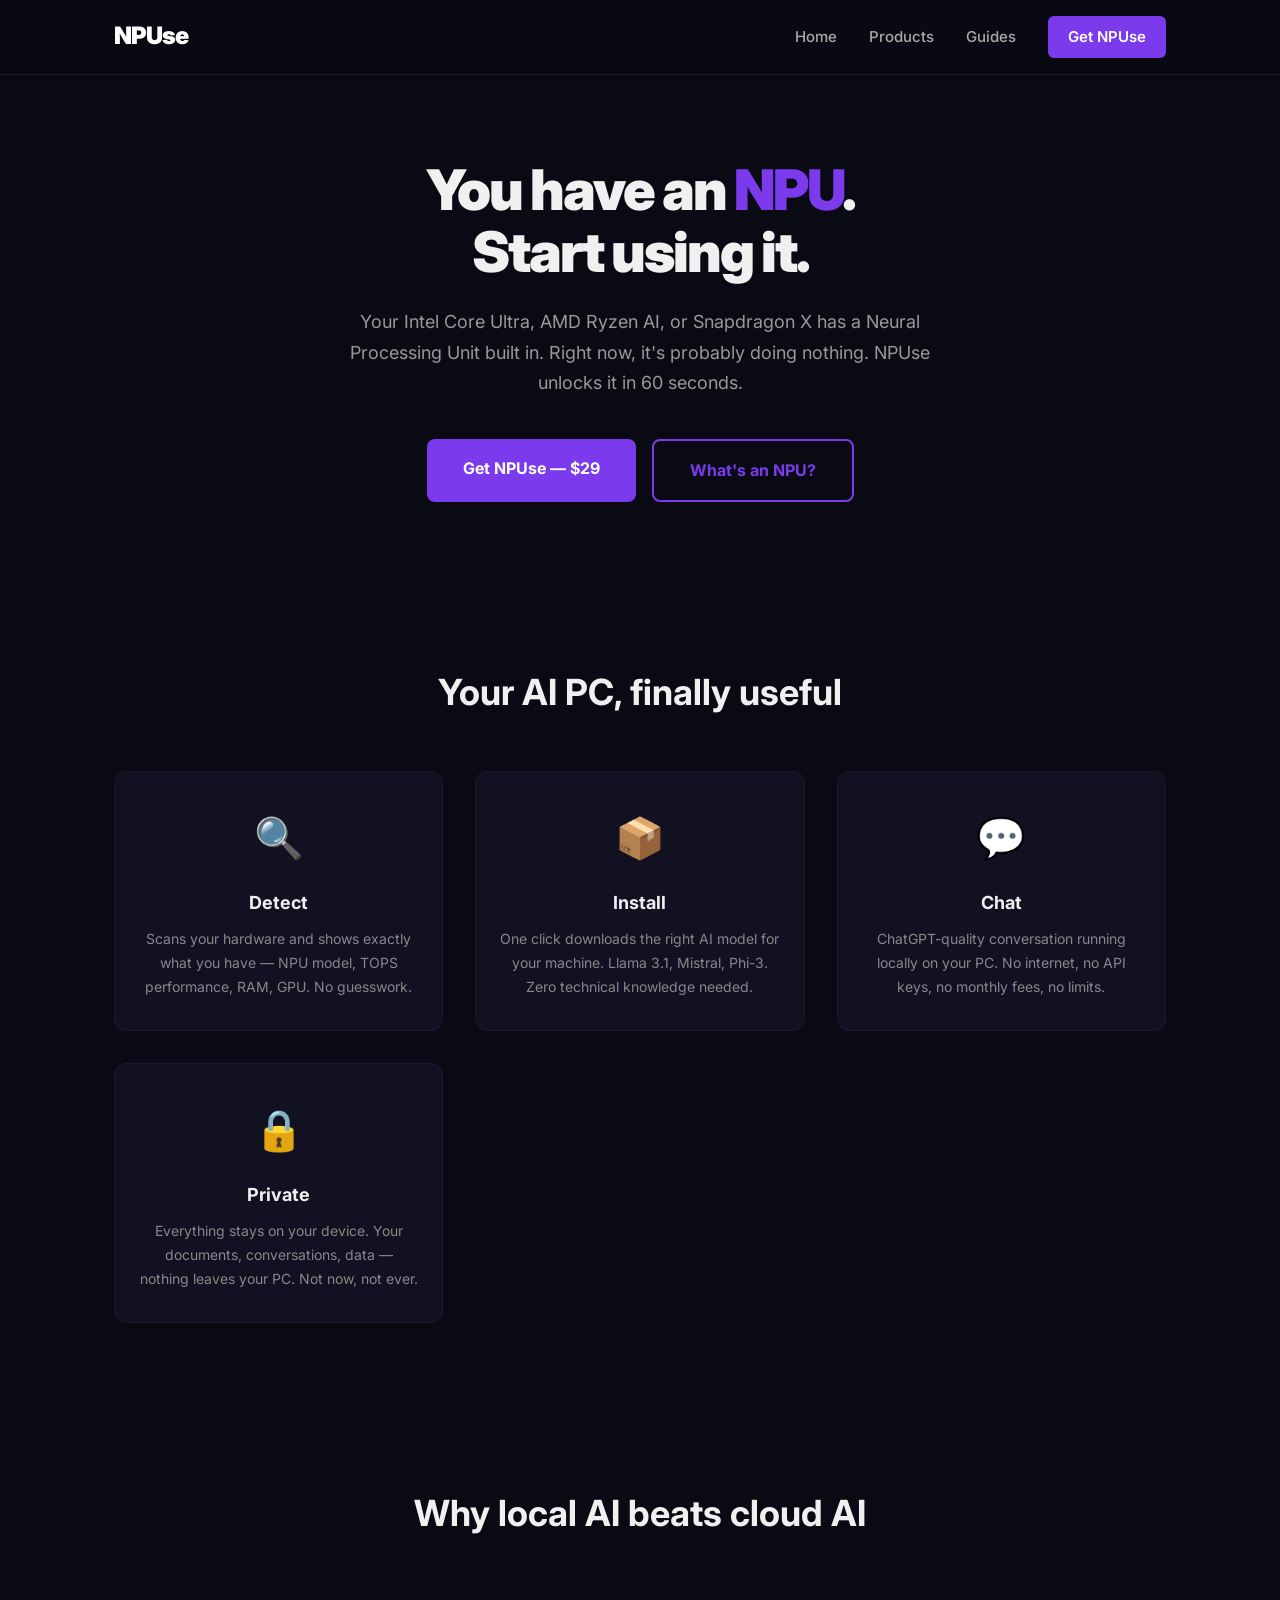
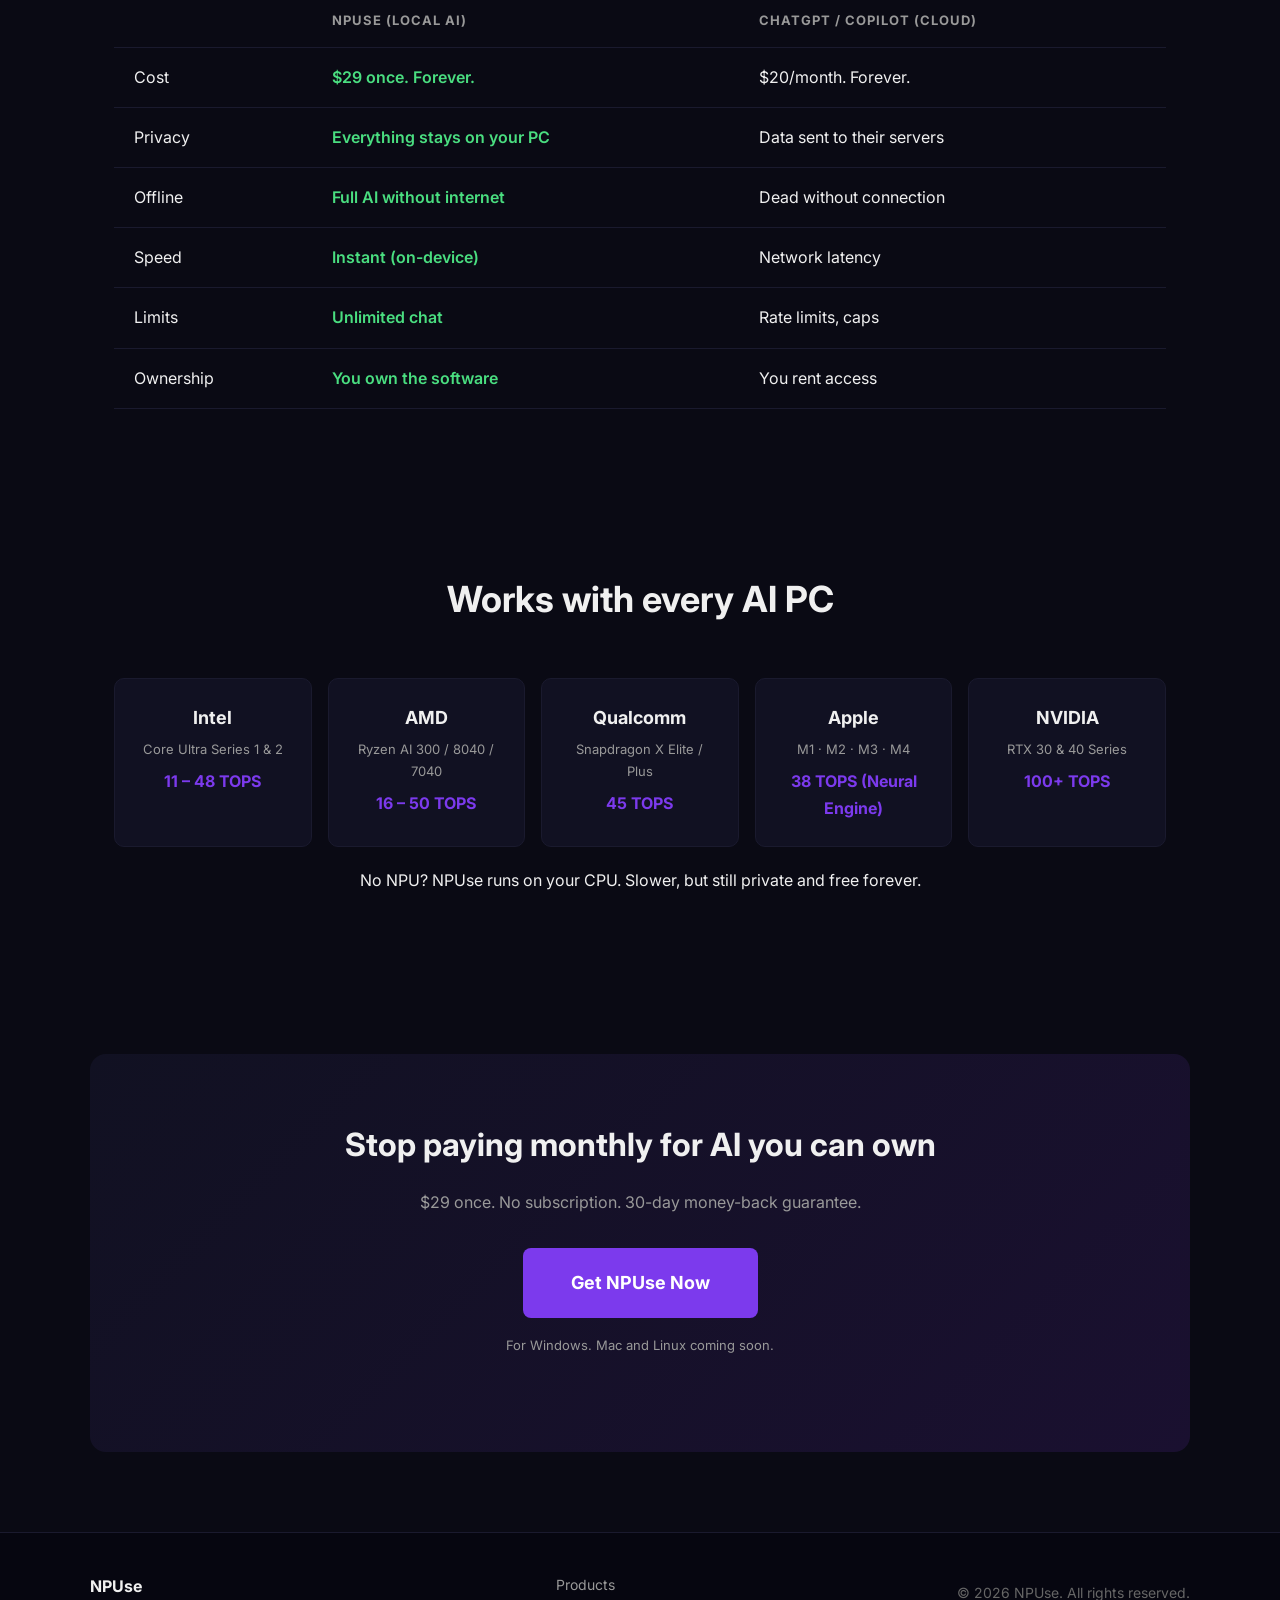
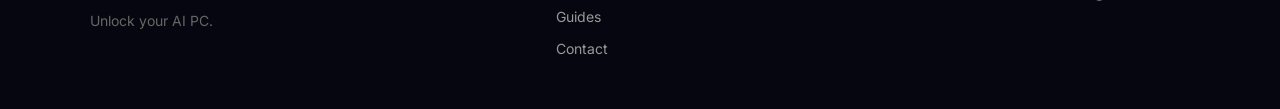
<file: index.html>
<!DOCTYPE html>
<html lang="en">
<head>
    <meta charset="UTF-8">
    <meta name="viewport" content="width=device-width, initial-scale=1.0">
    <title>NPUse — Unlock Your AI PC. No Cloud. No Fees. Just AI.</title>
    <meta name="description" content="Detects your Intel/AMD/Qualcomm NPU hardware and installs optimized AI models in one click. Chat, analyze documents, and generate content — all on your device. Pay once, use forever.">
    <meta name="keywords" content="AI PC, NPU, Intel Core Ultra, AMD Ryzen AI, Snapdragon X, local LLM, on-device AI, offline AI, private AI">
    <meta property="og:title" content="NPUse — Unlock Your AI PC">
    <meta property="og:description" content="One-click NPU detection and AI model installer. ChatGPT on your PC, no cloud needed.">
    <meta property="og:type" content="website">
    <meta name="robots" content="index, follow">
    <link rel="canonical" href="https://npuse.com">

    <!-- Schema.org -->
    <script type="application/ld+json">
    {
      "@context": "https://schema.org",
      "@type": "SoftwareApplication",
      "name": "NPUse",
      "applicationCategory": "AIApplication",
      "operatingSystem": "Windows",
      "description": "Detects Intel/AMD/Qualcomm NPU hardware and installs optimized AI models in one click. Local chat, document analysis — all on-device, no cloud.",
      "offers": {
        "@type": "Offer",
        "price": "29.00",
        "priceCurrency": "USD",
        "description": "One-time purchase, lifetime access"
      },
      "aggregateRating": {
        "@type": "AggregateRating",
        "ratingValue": "4.9",
        "ratingCount": "0"
      }
    }
    </script>
    <link rel="stylesheet" href="style.css">
    <link rel="preconnect" href="https://fonts.googleapis.com">
    <link href="https://fonts.googleapis.com/css2?family=Inter:wght@400;500;600;700;800;900&display=swap" rel="stylesheet">
</head>
<body>

<nav>
    <div class="nav-inner">
        <a href="index.html" class="logo">NPUse</a>
        <div class="nav-links">
            <a href="index.html">Home</a>
            <a href="products.html">Products</a>
            <a href="guides.html">Guides</a>
            <a href="#get" class="btn-nav">Get NPUse</a>
        </div>
    </div>
</nav>

<section class="hero">
    <h1>You have an <span>NPU</span>.<br>Start using it.</h1>
    <p>Your Intel Core Ultra, AMD Ryzen AI, or Snapdragon X has a Neural Processing Unit built in. Right now, it's probably doing nothing. NPUse unlocks it in 60 seconds.</p>
    <div class="cta-group">
        <a href="https://cheekhuen.gumroad.com/l/npuse" class="btn btn-primary">Get NPUse — $29</a>
        <a href="guides.html" class="btn btn-outline">What's an NPU?</a>
    </div>
</section>

<section class="features">
    <h2>Your AI PC, finally useful</h2>
    <div class="feature-grid">
        <div class="feature">
            <div class="icon">🔍</div>
            <h3>Detect</h3>
            <p>Scans your hardware and shows exactly what you have — NPU model, TOPS performance, RAM, GPU. No guesswork.</p>
        </div>
        <div class="feature">
            <div class="icon">📦</div>
            <h3>Install</h3>
            <p>One click downloads the right AI model for your machine. Llama 3.1, Mistral, Phi-3. Zero technical knowledge needed.</p>
        </div>
        <div class="feature">
            <div class="icon">💬</div>
            <h3>Chat</h3>
            <p>ChatGPT-quality conversation running locally on your PC. No internet, no API keys, no monthly fees, no limits.</p>
        </div>
        <div class="feature">
            <div class="icon">🔒</div>
            <h3>Private</h3>
            <p>Everything stays on your device. Your documents, conversations, data — nothing leaves your PC. Not now, not ever.</p>
        </div>
    </div>
</section>

<section class="compare">
    <h2>Why local AI beats cloud AI</h2>
    <table>
        <thead>
            <tr><th></th><th>NPUse (Local AI)</th><th>ChatGPT / Copilot (Cloud)</th></tr>
        </thead>
        <tbody>
            <tr><td>Cost</td><td class="win">$29 once. Forever.</td><td>$20/month. Forever.</td></tr>
            <tr><td>Privacy</td><td class="win">Everything stays on your PC</td><td>Data sent to their servers</td></tr>
            <tr><td>Offline</td><td class="win">Full AI without internet</td><td>Dead without connection</td></tr>
            <tr><td>Speed</td><td class="win">Instant (on-device)</td><td>Network latency</td></tr>
            <tr><td>Limits</td><td class="win">Unlimited chat</td><td>Rate limits, caps</td></tr>
            <tr><td>Ownership</td><td class="win">You own the software</td><td>You rent access</td></tr>
        </tbody>
    </table>
</section>

<section class="hardware">
    <h2>Works with every AI PC</h2>
    <div class="chip-grid">
        <div class="chip-card">
            <div class="chip-vendor">Intel</div>
            <div class="chip-models">Core Ultra Series 1 & 2</div>
            <div class="chip-tops">11 – 48 TOPS</div>
        </div>
        <div class="chip-card">
            <div class="chip-vendor">AMD</div>
            <div class="chip-models">Ryzen AI 300 / 8040 / 7040</div>
            <div class="chip-tops">16 – 50 TOPS</div>
        </div>
        <div class="chip-card">
            <div class="chip-vendor">Qualcomm</div>
            <div class="chip-models">Snapdragon X Elite / Plus</div>
            <div class="chip-tops">45 TOPS</div>
        </div>
        <div class="chip-card">
            <div class="chip-vendor">Apple</div>
            <div class="chip-models">M1 · M2 · M3 · M4</div>
            <div class="chip-tops">38 TOPS (Neural Engine)</div>
        </div>
        <div class="chip-card">
            <div class="chip-vendor">NVIDIA</div>
            <div class="chip-models">RTX 30 & 40 Series</div>
            <div class="chip-tops">100+ TOPS</div>
        </div>
    </div>
    <p class="center" style="margin-top:20px;">No NPU? NPUse runs on your CPU. Slower, but still private and free forever.</p>
</section>

<section class="cta-section" id="get">
    <h2>Stop paying monthly for AI you can own</h2>
    <p>$29 once. No subscription. 30-day money-back guarantee.</p>
    <a href="products.html" class="btn btn-primary btn-large">Get NPUse Now</a>
    <p class="footnote">For Windows. Mac and Linux coming soon.</p>
</section>

<footer>
    <div class="footer-inner">
        <div>
            <strong>NPUse</strong>
            <p>Unlock your AI PC.</p>
        </div>
        <div>
            <a href="products.html">Products</a>
            <a href="guides.html">Guides</a>
            <a href="mailto:hello@npuse.com">Contact</a>
        </div>
        <div>
            <p>&copy; 2026 NPUse. All rights reserved.</p>
        </div>
    </div>
</footer>

</body>
</html>
</file>
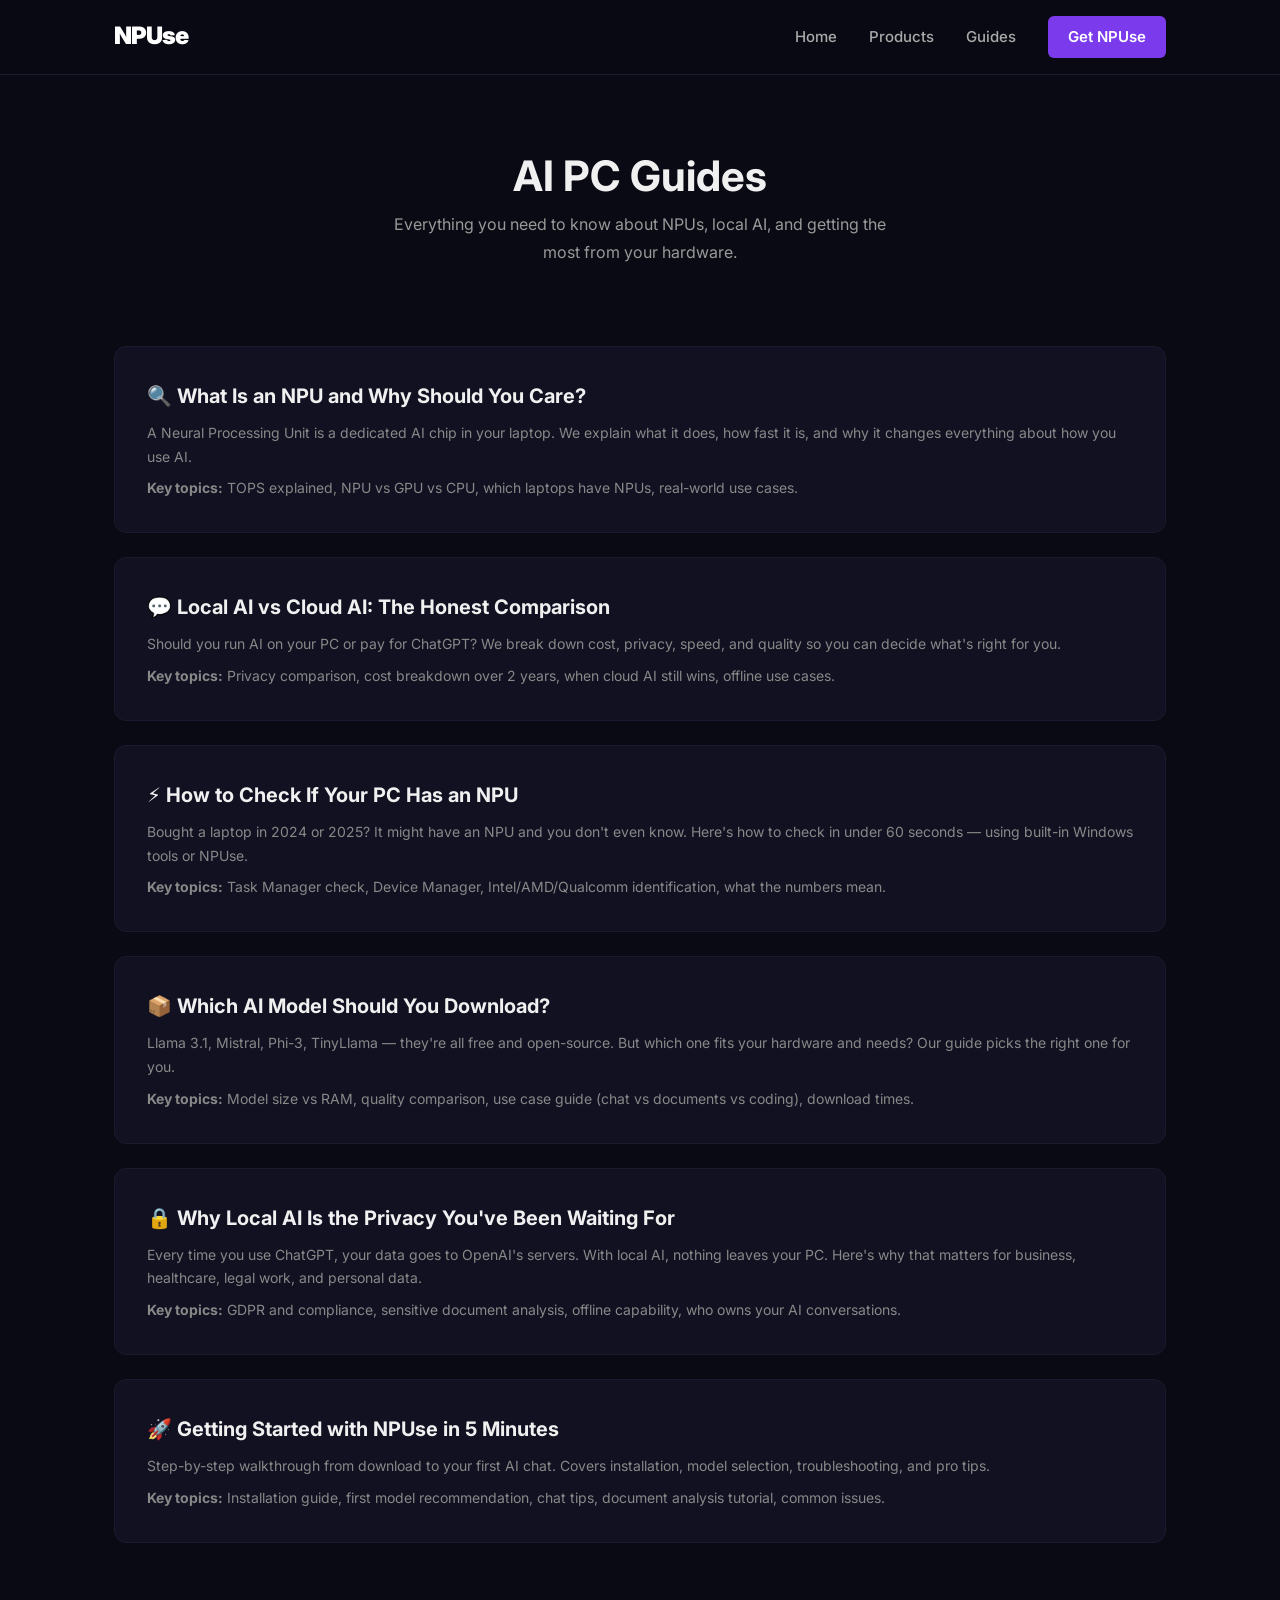
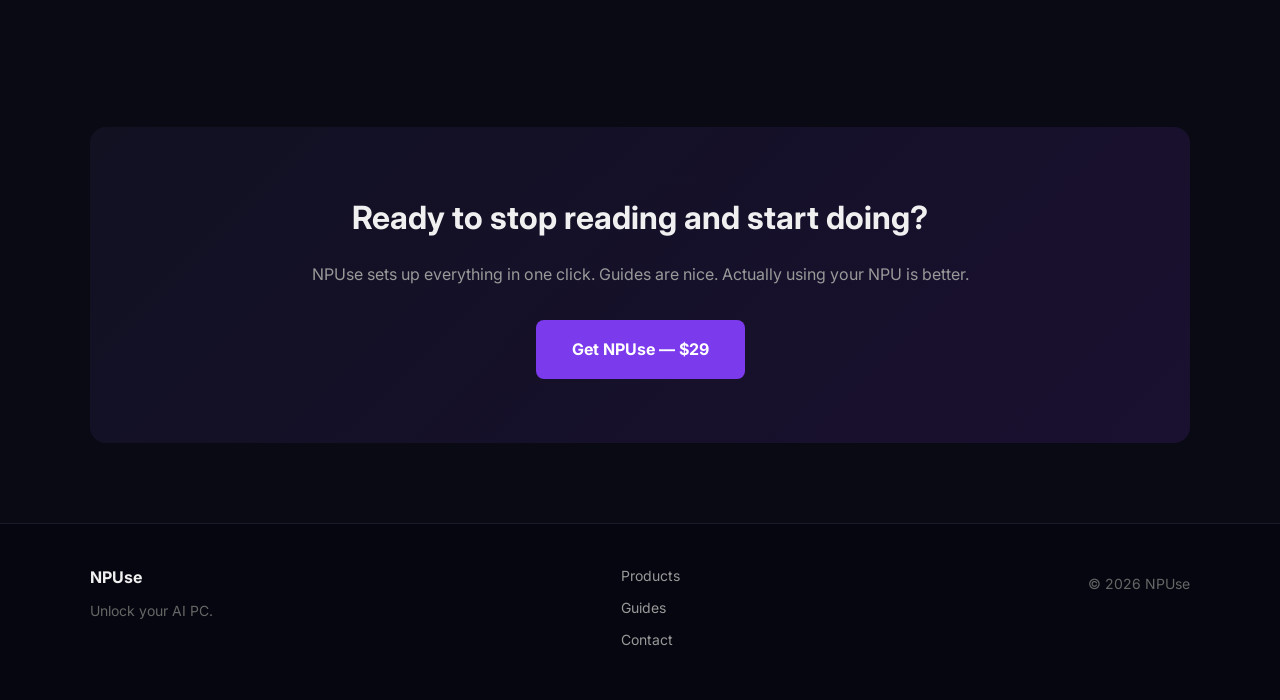
<file: guides.html>
<!DOCTYPE html>
<html lang="en">
<head>
    <meta charset="UTF-8">
    <meta name="viewport" content="width=device-width, initial-scale=1.0">
    <title>Guides — Understanding AI PCs — NPUse</title>
    <meta name="description" content="Learn about NPUs, AI PCs, local LLMs, and how to get the most from your hardware. Beginner-friendly guides.">
    <link rel="stylesheet" href="style.css">
    <link href="https://fonts.googleapis.com/css2?family=Inter:wght@400;500;600;700;800;900&display=swap" rel="stylesheet">
</head>
<body>

<nav>
    <div class="nav-inner">
        <a href="index.html" class="logo">NPUse</a>
        <div class="nav-links">
            <a href="index.html">Home</a>
            <a href="products.html">Products</a>
            <a href="guides.html">Guides</a>
            <a href="index.html#get" class="btn-nav">Get NPUse</a>
        </div>
    </div>
</nav>

<section class="product-hero">
    <h1>AI PC Guides</h1>
    <p style="color:#999;max-width:500px;margin: 0 auto;">Everything you need to know about NPUs, local AI, and getting the most from your hardware.</p>
</section>

<section class="features" style="padding-top:20px;">

    <div class="guide-card">
        <h3>🔍 What Is an NPU and Why Should You Care?</h3>
        <p>A Neural Processing Unit is a dedicated AI chip in your laptop. We explain what it does, how fast it is, and why it changes everything about how you use AI.</p>
        <p style="margin-top:8px;"><strong>Key topics:</strong> TOPS explained, NPU vs GPU vs CPU, which laptops have NPUs, real-world use cases.</p>
    </div>

    <div class="guide-card">
        <h3>💬 Local AI vs Cloud AI: The Honest Comparison</h3>
        <p>Should you run AI on your PC or pay for ChatGPT? We break down cost, privacy, speed, and quality so you can decide what's right for you.</p>
        <p style="margin-top:8px;"><strong>Key topics:</strong> Privacy comparison, cost breakdown over 2 years, when cloud AI still wins, offline use cases.</p>
    </div>

    <div class="guide-card">
        <h3>⚡ How to Check If Your PC Has an NPU</h3>
        <p>Bought a laptop in 2024 or 2025? It might have an NPU and you don't even know. Here's how to check in under 60 seconds — using built-in Windows tools or NPUse.</p>
        <p style="margin-top:8px;"><strong>Key topics:</strong> Task Manager check, Device Manager, Intel/AMD/Qualcomm identification, what the numbers mean.</p>
    </div>

    <div class="guide-card">
        <h3>📦 Which AI Model Should You Download?</h3>
        <p>Llama 3.1, Mistral, Phi-3, TinyLlama — they're all free and open-source. But which one fits your hardware and needs? Our guide picks the right one for you.</p>
        <p style="margin-top:8px;"><strong>Key topics:</strong> Model size vs RAM, quality comparison, use case guide (chat vs documents vs coding), download times.</p>
    </div>

    <div class="guide-card">
        <h3>🔒 Why Local AI Is the Privacy You've Been Waiting For</h3>
        <p>Every time you use ChatGPT, your data goes to OpenAI's servers. With local AI, nothing leaves your PC. Here's why that matters for business, healthcare, legal work, and personal data.</p>
        <p style="margin-top:8px;"><strong>Key topics:</strong> GDPR and compliance, sensitive document analysis, offline capability, who owns your AI conversations.</p>
    </div>

    <div class="guide-card">
        <h3>🚀 Getting Started with NPUse in 5 Minutes</h3>
        <p>Step-by-step walkthrough from download to your first AI chat. Covers installation, model selection, troubleshooting, and pro tips.</p>
        <p style="margin-top:8px;"><strong>Key topics:</strong> Installation guide, first model recommendation, chat tips, document analysis tutorial, common issues.</p>
    </div>

</section>

<section class="cta-section">
    <h2>Ready to stop reading and start doing?</h2>
    <p>NPUse sets up everything in one click. Guides are nice. Actually using your NPU is better.</p>
    <a href="products.html" class="btn btn-primary">Get NPUse — $29</a>
</section>

<footer>
    <div class="footer-inner">
        <div><strong>NPUse</strong><p>Unlock your AI PC.</p></div>
        <div>
            <a href="products.html">Products</a>
            <a href="guides.html">Guides</a>
            <a href="mailto:hello@npuse.com">Contact</a>
        </div>
        <div><p>&copy; 2026 NPUse</p></div>
    </div>
</footer>

</body>
</html>
</file>
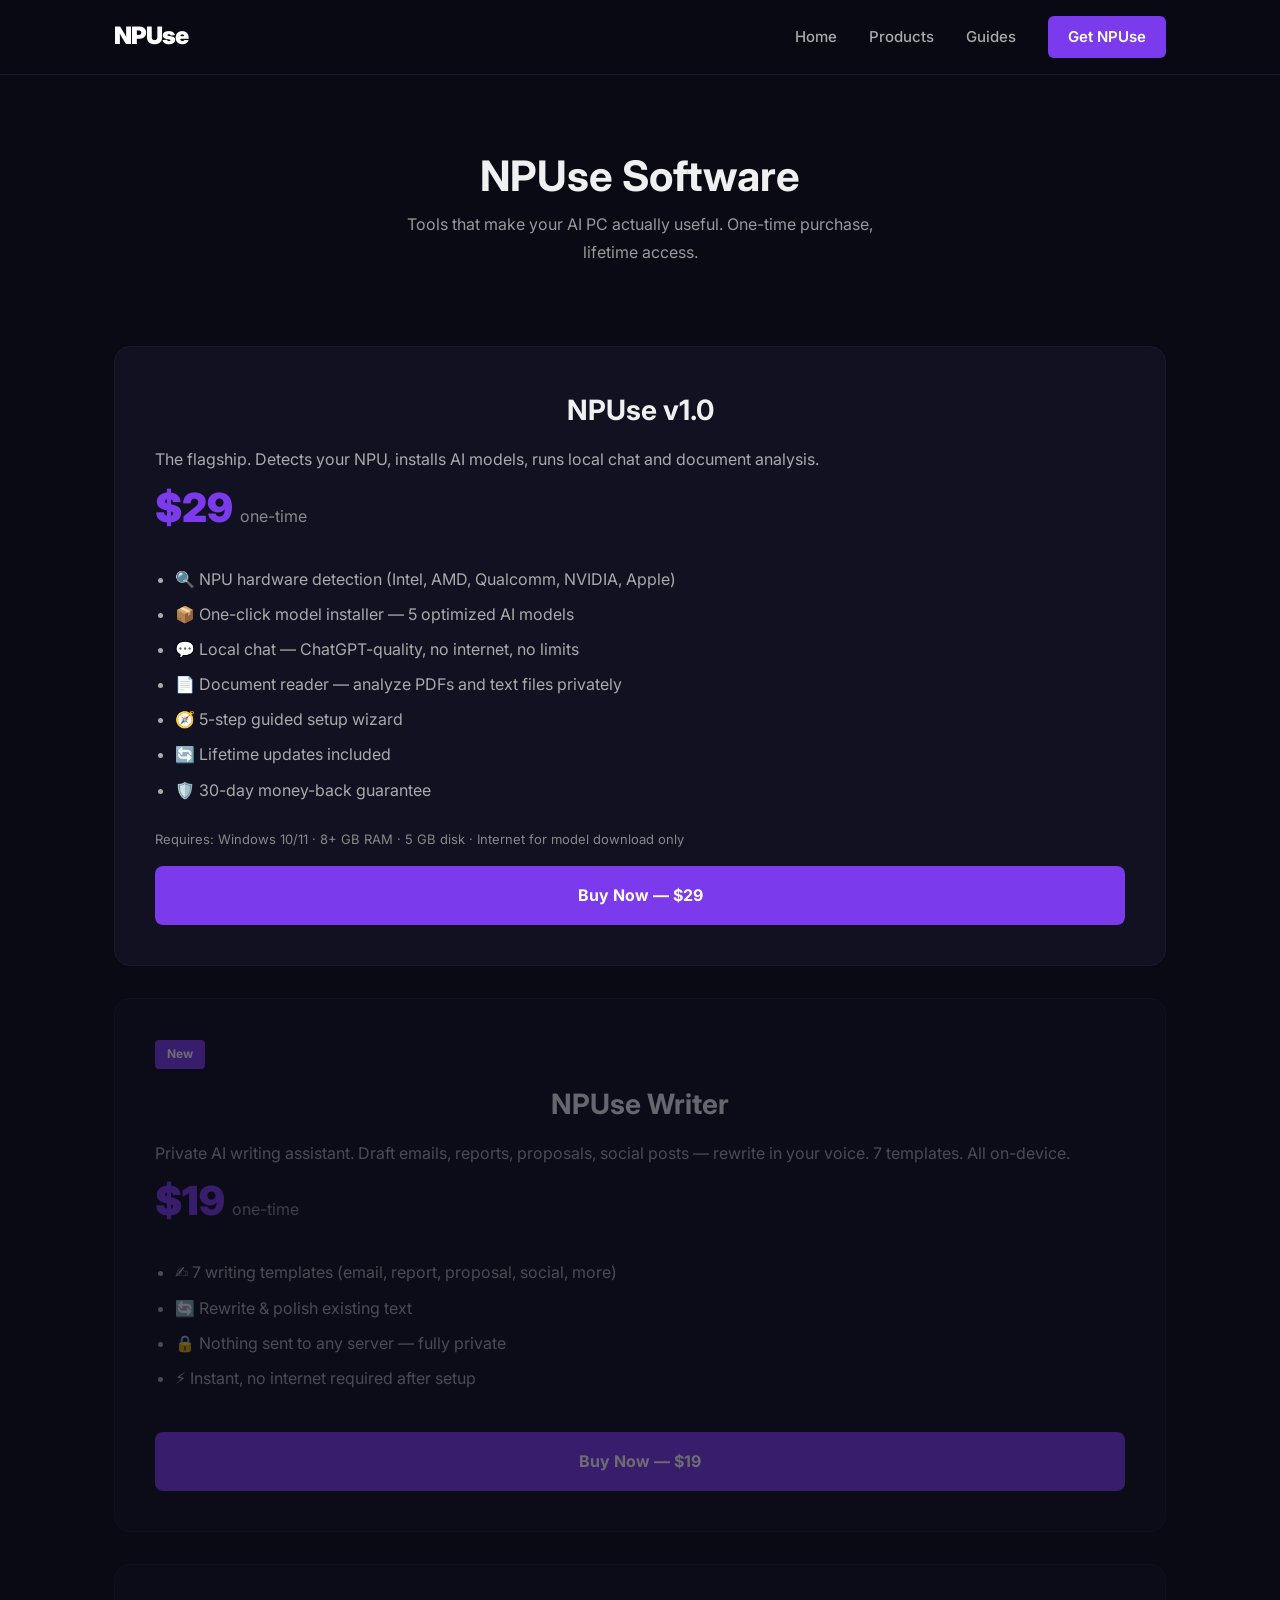
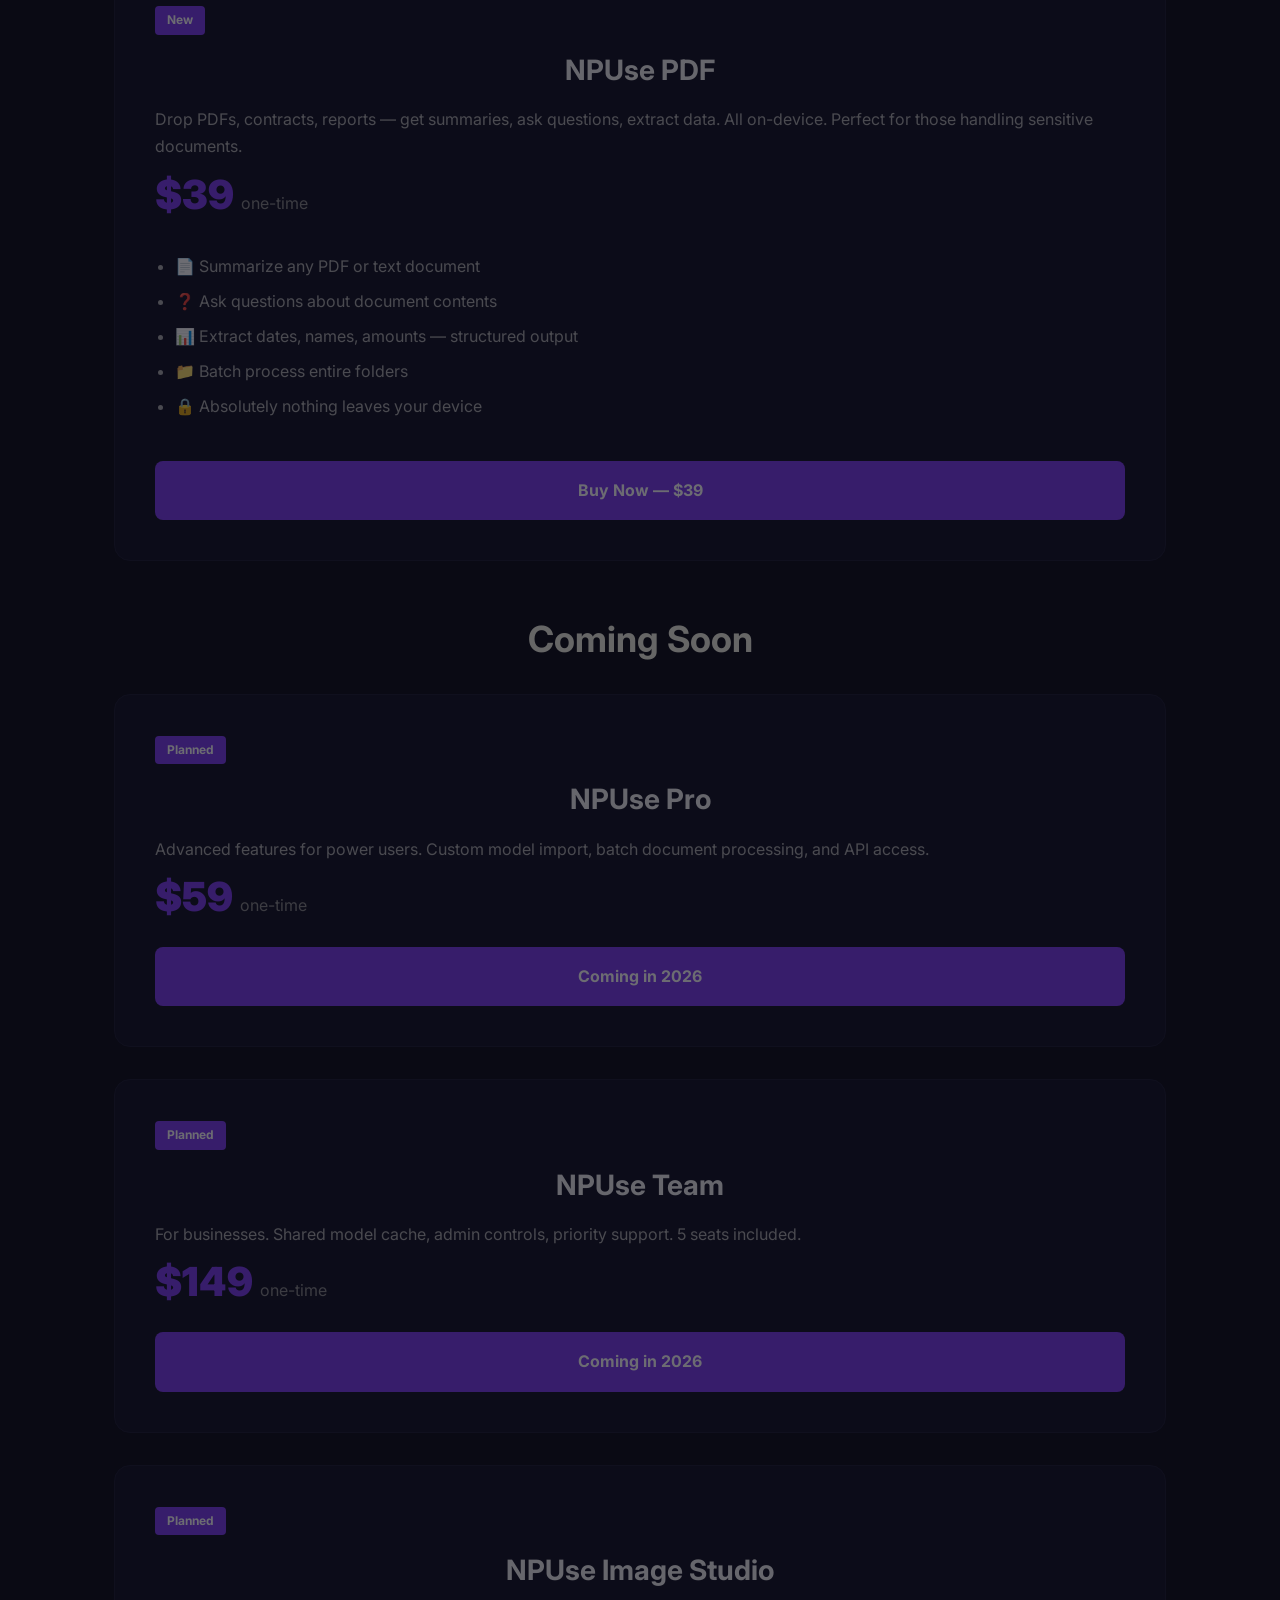
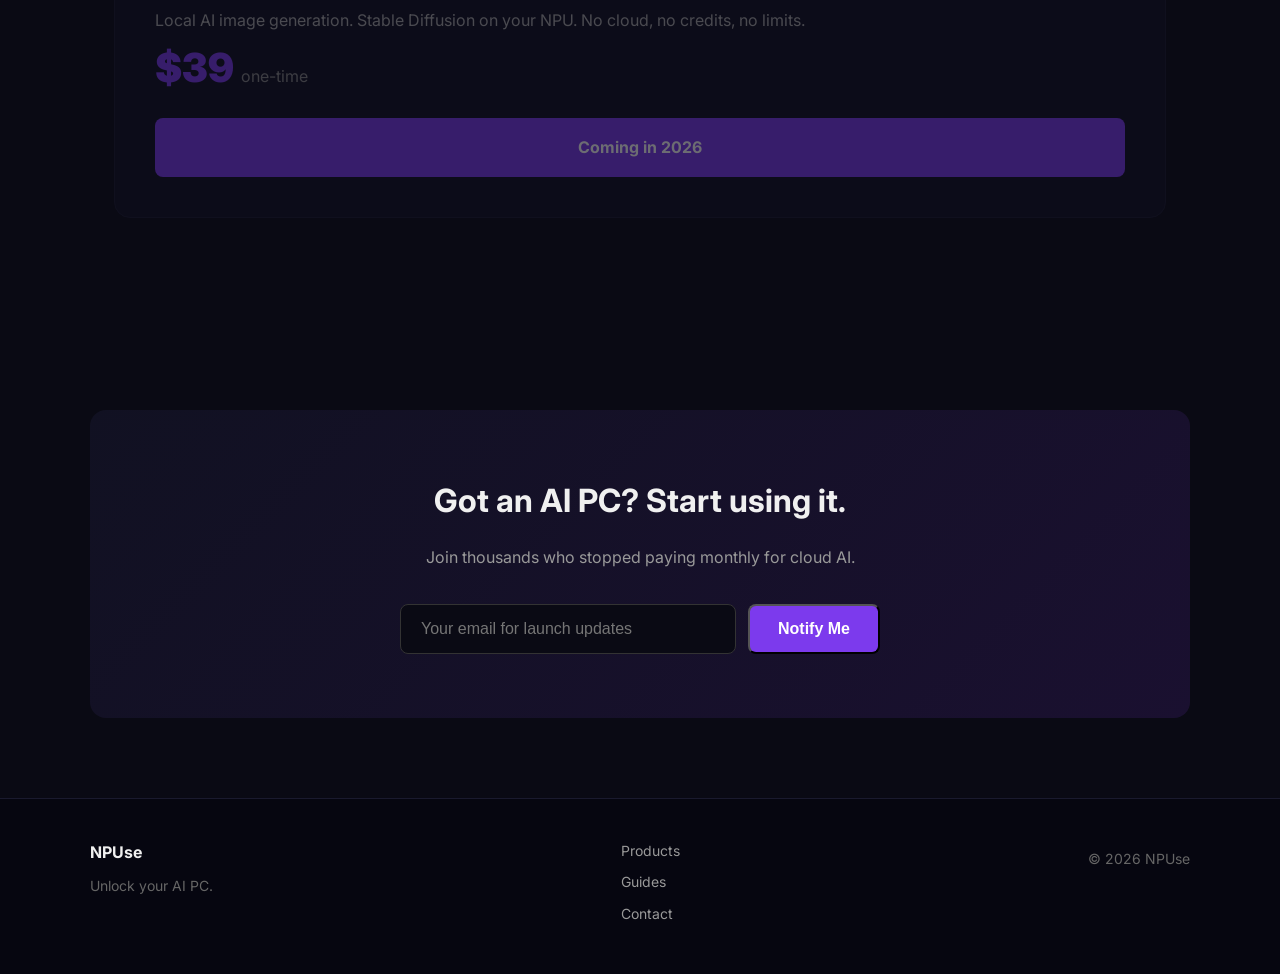
<file: products.html>
<!DOCTYPE html>
<html lang="en">
<head>
    <meta charset="UTF-8">
    <meta name="viewport" content="width=device-width, initial-scale=1.0">
    <title>Products — NPUse</title>
    <meta name="description" content="NPUse software for AI PCs. NPU detection, local AI chat, document analysis. Pay once, use forever.">
    <link rel="stylesheet" href="style.css">
    <link href="https://fonts.googleapis.com/css2?family=Inter:wght@400;500;600;700;800;900&display=swap" rel="stylesheet">
</head>
<body>

<nav>
    <div class="nav-inner">
        <a href="index.html" class="logo">NPUse</a>
        <div class="nav-links">
            <a href="index.html">Home</a>
            <a href="products.html">Products</a>
            <a href="guides.html">Guides</a>
            <a href="index.html#get" class="btn-nav">Get NPUse</a>
        </div>
    </div>
</nav>

<section class="product-hero">
    <h1>NPUse Software</h1>
    <p style="color:#999;max-width:500px;margin: 0 auto;">Tools that make your AI PC actually useful. One-time purchase, lifetime access.</p>
</section>

<section class="features" style="padding-top:20px;">

    <!-- NPUse Product -->
    <div class="product-card">
        <h2>NPUse v1.0</h2>
        <p style="color:#aaa;">
            The flagship. Detects your NPU, installs AI models, runs local chat and document analysis.
        </p>

        <div class="price">$29 <span>one-time</span></div>

        <ul>
            <li>🔍 NPU hardware detection (Intel, AMD, Qualcomm, NVIDIA, Apple)</li>
            <li>📦 One-click model installer — 5 optimized AI models</li>
            <li>💬 Local chat — ChatGPT-quality, no internet, no limits</li>
            <li>📄 Document reader — analyze PDFs and text files privately</li>
            <li>🧭 5-step guided setup wizard</li>
            <li>🔄 Lifetime updates included</li>
            <li>🛡️ 30-day money-back guarantee</li>
        </ul>

        <p style="color:#888;font-size:13px;">
            Requires: Windows 10/11 · 8+ GB RAM · 5 GB disk · Internet for model download only
        </p>

        <a href="https://cheekhuen.gumroad.com/l/npuse" class="btn btn-primary" target="_blank">Buy Now — $29</a>
    </div>

    <!-- NPUse Writer -->
    <div class="product-card coming-soon">
        <div class="badge">New</div>
        <h2>NPUse Writer</h2>
        <p style="color:#aaa;">Private AI writing assistant. Draft emails, reports, proposals, social posts — rewrite in your voice. 7 templates. All on-device.</p>
        <div class="price">$19 <span>one-time</span></div>
        <ul>
            <li>✍️ 7 writing templates (email, report, proposal, social, more)</li>
            <li>🔄 Rewrite & polish existing text</li>
            <li>🔒 Nothing sent to any server — fully private</li>
            <li>⚡ Instant, no internet required after setup</li>
        </ul>
        <a href="https://gumroad.com/l/npuse-writer" class="btn btn-primary" target="_blank">Buy Now — $19</a>
    </div>

    <!-- NPUse PDF -->
    <div class="product-card coming-soon">
        <div class="badge">New</div>
        <h2>NPUse PDF</h2>
        <p style="color:#aaa;">Drop PDFs, contracts, reports — get summaries, ask questions, extract data. All on-device. Perfect for those handling sensitive documents.</p>
        <div class="price">$39 <span>one-time</span></div>
        <ul>
            <li>📄 Summarize any PDF or text document</li>
            <li>❓ Ask questions about document contents</li>
            <li>📊 Extract dates, names, amounts — structured output</li>
            <li>📁 Batch process entire folders</li>
            <li>🔒 Absolutely nothing leaves your device</li>
        </ul>
        <a href="https://gumroad.com/l/npuse-pdf" class="btn btn-primary" target="_blank">Buy Now — $39</a>
    </div>

    <!-- Future products -->
    <h2 style="text-align:center;margin:48px 0 24px;color:#666;">Coming Soon</h2>

    <div class="product-card coming-soon">
        <div class="badge">Planned</div>
        <h2>NPUse Pro</h2>
        <p style="color:#aaa;">Advanced features for power users. Custom model import, batch document processing, and API access.</p>
        <div class="price">$59 <span>one-time</span></div>
        <a class="btn btn-primary">Coming in 2026</a>
    </div>

    <div class="product-card coming-soon">
        <div class="badge">Planned</div>
        <h2>NPUse Team</h2>
        <p style="color:#aaa;">For businesses. Shared model cache, admin controls, priority support. 5 seats included.</p>
        <div class="price">$149 <span>one-time</span></div>
        <a class="btn btn-primary">Coming in 2026</a>
    </div>

    <div class="product-card coming-soon">
        <div class="badge">Planned</div>
        <h2>NPUse Image Studio</h2>
        <p style="color:#aaa;">Local AI image generation. Stable Diffusion on your NPU. No cloud, no credits, no limits.</p>
        <div class="price">$39 <span>one-time</span></div>
        <a class="btn btn-primary">Coming in 2026</a>
    </div>

</section>

<section class="cta-section">
    <h2>Got an AI PC? Start using it.</h2>
    <p>Join thousands who stopped paying monthly for cloud AI.</p>
    <div class="email-form">
        <input type="email" placeholder="Your email for launch updates">
        <button class="btn btn-primary" onclick="alert('Thanks! We'll keep you posted.')">Notify Me</button>
    </div>
</section>

<footer>
    <div class="footer-inner">
        <div><strong>NPUse</strong><p>Unlock your AI PC.</p></div>
        <div>
            <a href="products.html">Products</a>
            <a href="guides.html">Guides</a>
            <a href="mailto:hello@npuse.com">Contact</a>
        </div>
        <div><p>&copy; 2026 NPUse</p></div>
    </div>
</footer>

</body>
</html>
</file>
<file: style.css>
* { margin: 0; padding: 0; box-sizing: border-box; }

body {
    font-family: 'Inter', system-ui, sans-serif;
    color: #f0f0f0;
    background: #0a0a14;
    line-height: 1.7;
}

nav {
    position: fixed; top: 0; width: 100%; z-index: 100;
    background: rgba(10,10,20,0.95);
    backdrop-filter: blur(10px);
    border-bottom: 1px solid #1a1a2e;
}
.nav-inner {
    max-width: 1100px; margin: 0 auto; padding: 16px 24px;
    display: flex; justify-content: space-between; align-items: center;
}
.logo { font-size: 24px; font-weight: 900; color: #fff; text-decoration: none; letter-spacing: -1px; }
.logo span { color: #7c3aed; }
.nav-links { display: flex; gap: 32px; align-items: center; }
.nav-links a { color: #aaa; text-decoration: none; font-size: 15px; font-weight: 500; }
.nav-links a:hover { color: #fff; }
.btn-nav {
    background: #7c3aed; color: #fff !important;
    padding: 8px 20px; border-radius: 6px; font-weight: 600 !important;
}
.btn-nav:hover { background: #6d28d9; }

section { padding: 80px 24px; max-width: 1100px; margin: 0 auto; }

.hero { text-align: center; padding: 160px 24px 80px; }
.hero h1 { font-size: 56px; font-weight: 900; line-height: 1.1; margin-bottom: 24px; letter-spacing: -2px; }
.hero h1 span { color: #7c3aed; }
.hero p { font-size: 18px; color: #999; max-width: 600px; margin: 0 auto 40px; }

.cta-group { display: flex; gap: 16px; justify-content: center; flex-wrap: wrap; }
.btn { display: inline-block; padding: 16px 36px; border-radius: 8px; font-size: 16px; font-weight: 700; text-decoration: none; transition: 0.15s; }
.btn-primary { background: #7c3aed; color: #fff; }
.btn-primary:hover { background: #6d28d9; transform: translateY(-1px); box-shadow: 0 8px 24px rgba(124,58,237,0.3); }
.btn-outline { border: 2px solid #7c3aed; color: #7c3aed; background: transparent; }
.btn-outline:hover { background: rgba(124,58,237,0.1); }
.btn-large { padding: 20px 48px; font-size: 18px; }

.features h2, .compare h2, .hardware h2 { text-align: center; font-size: 36px; margin-bottom: 48px; }
.feature-grid { display: grid; grid-template-columns: repeat(auto-fit, minmax(240px, 1fr)); gap: 32px; }
.feature { background: #111122; border: 1px solid #1a1a2e; border-radius: 12px; padding: 32px 24px; text-align: center; }
.feature .icon { font-size: 40px; margin-bottom: 16px; }
.feature h3 { font-size: 18px; margin-bottom: 8px; }
.feature p { color: #888; font-size: 14px; }

.compare table { width: 100%; border-collapse: collapse; }
.compare th, .compare td { padding: 16px 20px; text-align: left; border-bottom: 1px solid #1a1a2e; }
.compare th { color: #999; font-size: 13px; text-transform: uppercase; letter-spacing: 1px; }
.compare .win { color: #4ade80; font-weight: 600; }

.chip-grid { display: grid; grid-template-columns: repeat(auto-fit, minmax(180px, 1fr)); gap: 16px; }
.chip-card { background: #111122; border: 1px solid #1a1a2e; border-radius: 10px; padding: 24px; text-align: center; }
.chip-vendor { font-weight: 700; font-size: 18px; margin-bottom: 4px; }
.chip-models { color: #999; font-size: 13px; margin-bottom: 8px; }
.chip-tops { color: #7c3aed; font-weight: 700; }

.cta-section { text-align: center; background: linear-gradient(135deg, #111122, #1a1030); border-radius: 16px; padding: 64px 24px; margin: 80px auto; }
.cta-section h2 { font-size: 32px; margin-bottom: 16px; }
.cta-section p { color: #999; margin-bottom: 32px; }
.footnote { font-size: 13px; color: #666; margin-top: 16px; }
.center { text-align: center; }

footer { background: #060610; padding: 40px 24px; border-top: 1px solid #1a1a2e; }
.footer-inner { max-width: 1100px; margin: 0 auto; display: flex; justify-content: space-between; flex-wrap: wrap; gap: 24px; }
.footer-inner p { color: #666; font-size: 14px; margin-top: 8px; }
.footer-inner a { color: #999; text-decoration: none; font-size: 14px; display: block; margin-bottom: 8px; }
.footer-inner a:hover { color: #7c3aed; }

/* Products page */
.product-hero { text-align: center; padding: 140px 24px 60px; }
.product-hero h1 { font-size: 42px; }
.product-card { background: #111122; border: 1px solid #1a1a2e; border-radius: 16px; padding: 40px; margin-bottom: 32px; }
.product-card h2 { font-size: 28px; margin-bottom: 12px; }
.product-card .price { font-size: 40px; font-weight: 900; color: #7c3aed; }
.product-card .price span { font-size: 16px; color: #888; font-weight: 400; }
.product-card ul { margin: 24px 0; padding-left: 20px; color: #aaa; }
.product-card li { margin-bottom: 8px; }
.product-card .btn { width: 100%; text-align: center; margin-top: 16px; }
.coming-soon { opacity: 0.4; pointer-events: none; }
.coming-soon .badge {
    display: inline-block; background: #7c3aed; color: #fff;
    padding: 4px 12px; border-radius: 4px; font-size: 12px; font-weight: 700;
    margin-bottom: 12px;
}

/* Guides page */
.guide-card { background: #111122; border: 1px solid #1a1a2e; border-radius: 12px; padding: 32px; margin-bottom: 24px; }
.guide-card h3 { font-size: 20px; margin-bottom: 8px; }
.guide-card p { color: #888; font-size: 14px; }
.guide-card a { color: #7c3aed; text-decoration: none; font-weight: 600; }
.guide-card a:hover { text-decoration: underline; }

/* Email form */
.email-form { display: flex; gap: 12px; max-width: 480px; margin: 0 auto; }
.email-form input {
    flex: 1; padding: 14px 20px; border-radius: 8px; border: 1px solid #333;
    background: #0a0a14; color: #fff; font-size: 16px;
}
.email-form button { padding: 14px 28px; }

@media (max-width: 700px) {
    .hero h1 { font-size: 34px; }
    .nav-links { gap: 16px; }
    .nav-links a:not(.btn-nav) { display: none; }
    .email-form { flex-direction: column; }
}
</file>
